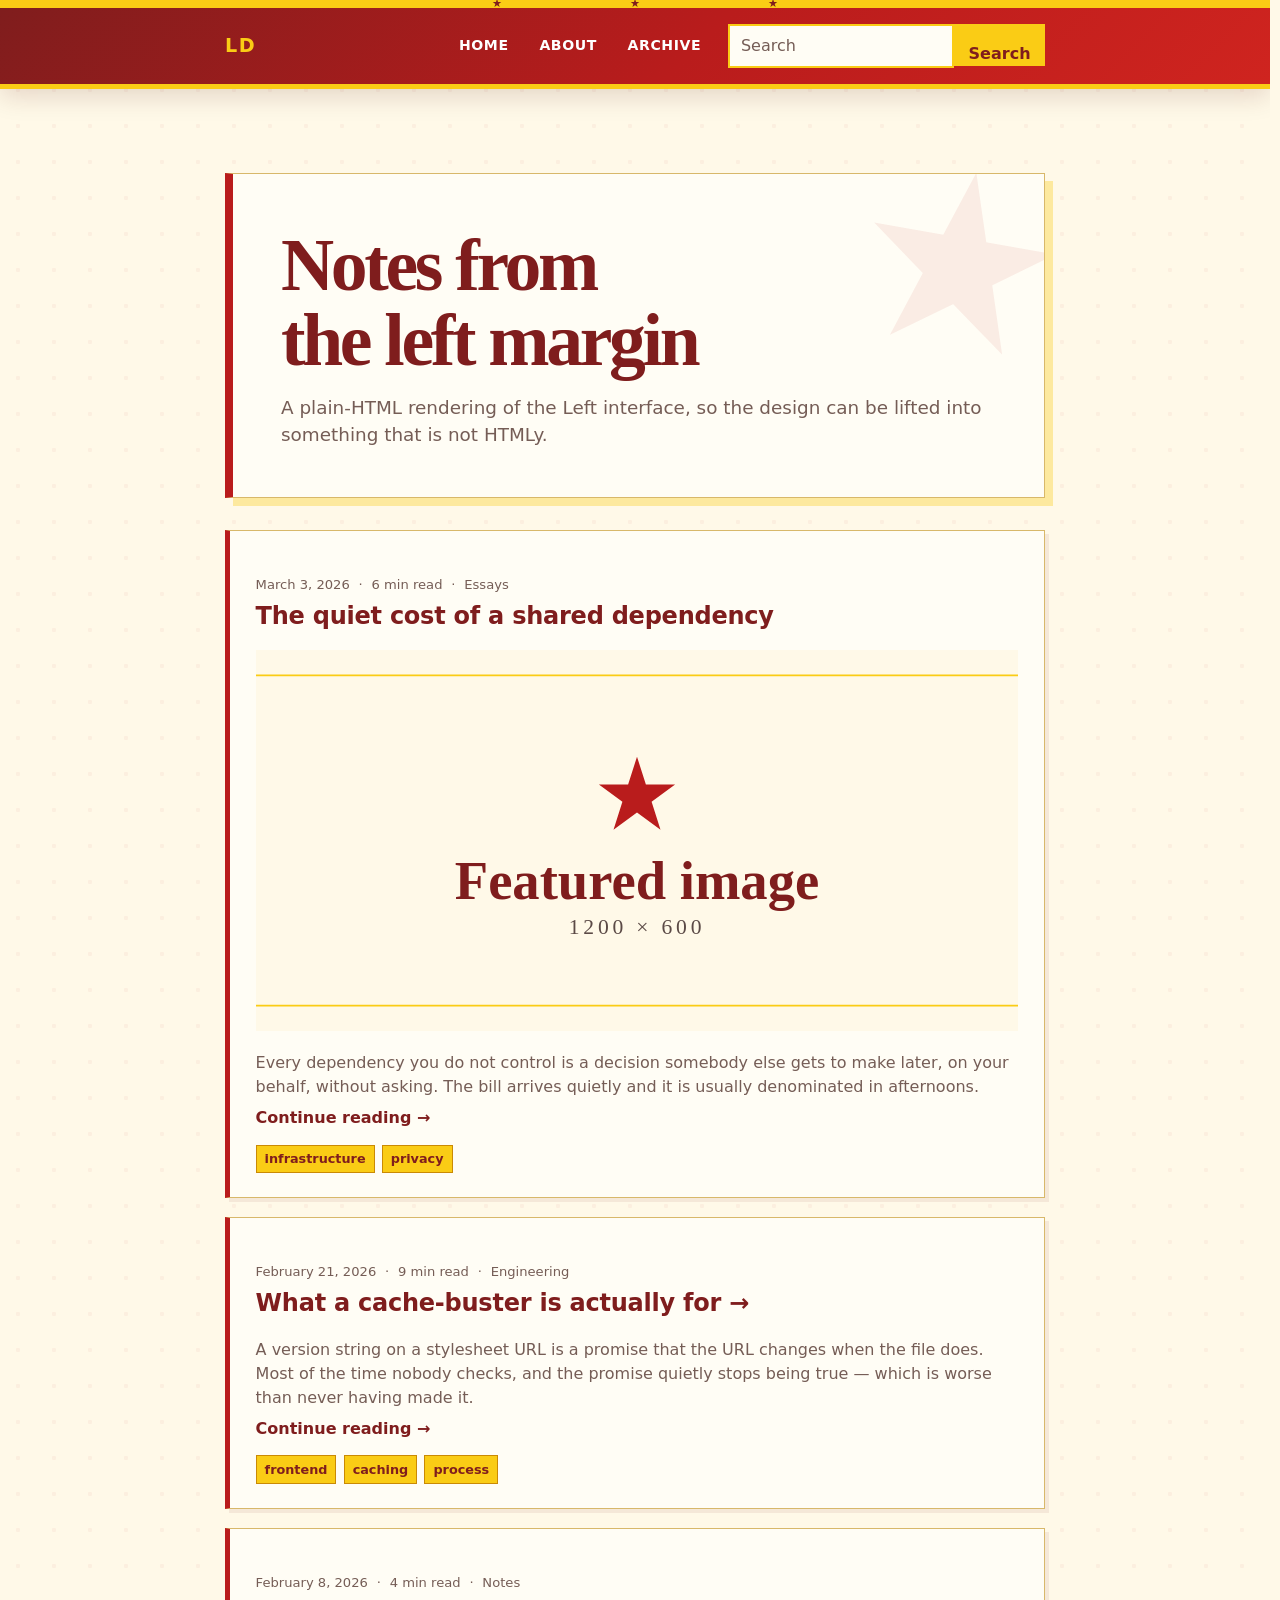
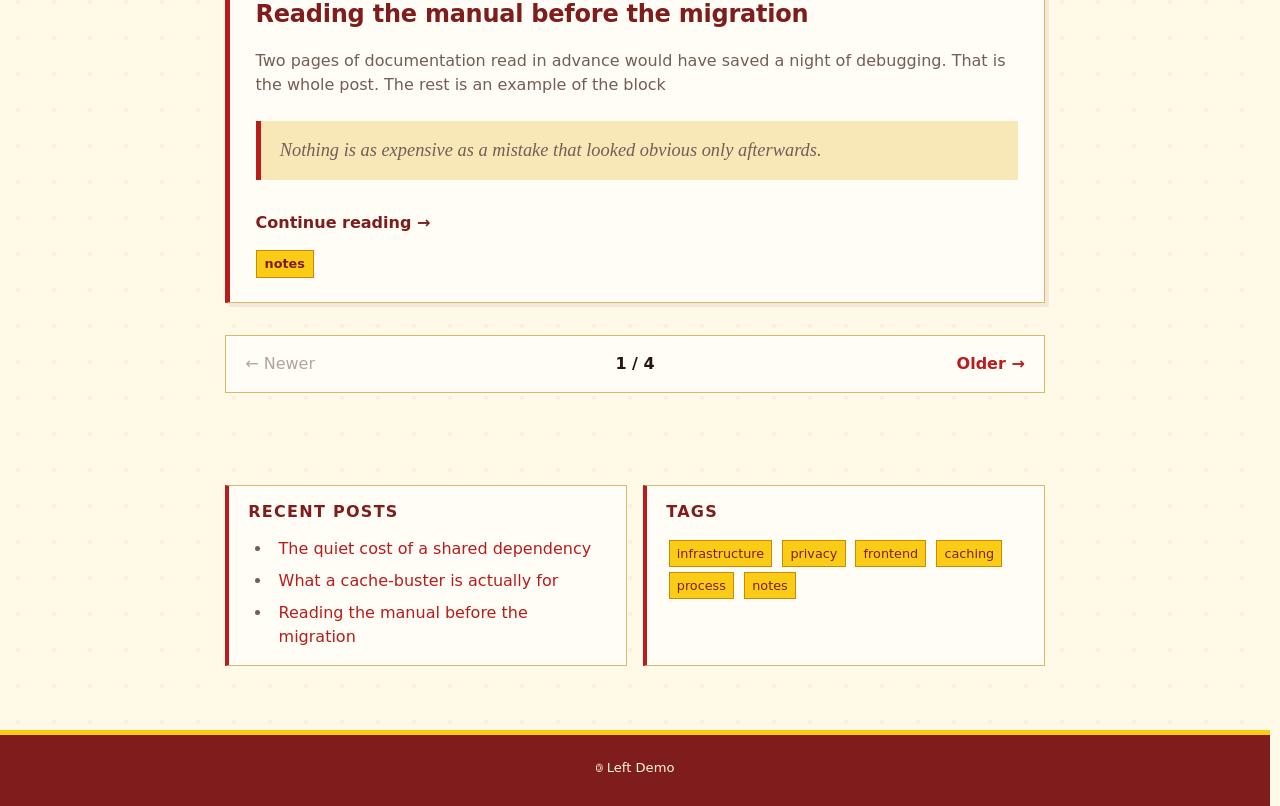
<file: index.html>
<!DOCTYPE html>
<html lang="en">
<head>
<meta charset="utf-8">
<meta name="viewport" content="width=device-width, initial-scale=1">
<meta name="theme-color" content="#b91c1c">
<title>Left Demo — Post index</title>

<!-- Marx, the classless CSS reset by Matthew Blode (MIT). -->
<link rel="stylesheet" href="assets/marx.min.css">
<!-- Left: the red-and-gold editorial skin. -->
<link rel="stylesheet" href="assets/left.css">
</head>
<body itemscope itemtype="https://schema.org/Blog">

<!-- ============================================================
     LEFT — POST INDEX
     Plain-HTML counterpart of the HTMLy theme's main.html.php.

     Structure, top to bottom:
       header     the banner, brand, nav and search (see note at the bottom)
       .left-hero page title + lead, only on the index
       .post-list one .left-post article per post
       .left-pagination
       .site-widgets    optional sidebar blocks
       footer

     Everything here is Left's own markup. The only things to change are the
     demo strings, which are marked CUSTOMISE.
     ============================================================ -->

<div class="visually-hidden" aria-hidden="true">
    <meta content="Left Demo" itemprop="name">
    <meta content="A plain HTML template for the Left UI." itemprop="description">
</div>

<header class="left-site-header">
    <div class="left-banner" aria-hidden="true"><span>&#9733;</span><span>&#9733;</span><span>&#9733;</span></div>
    <div class="left-nav left-width">
        <!-- CUSTOMISE: href to your home, and the monogram. Left's theme derives
             these initials from the first and last word of the site title. -->
        <a class="left-brand" rel="home" href="index.html" aria-label="Left Demo">
            <span class="left-brand-initials">LD</span>
        </a>
        <button class="left-menu-button" type="button" data-left-menu-button aria-expanded="false" aria-controls="left-navigation">Menu</button>
        <div class="site-navigation-wrap" id="left-navigation" data-left-navigation>
            <nav class="site-nav" aria-label="Primary navigation">
                <ul>
                    <li><a href="index.html">Home</a></li>
                    <li><a href="page.html">About</a></li>
                    <li><a href="#">Archive</a></li>
                </ul>
            </nav>
            <div class="site-search" role="search">
                <form role="search" method="get" action="#">
                    <input type="search" name="q" placeholder="Search" aria-label="Search">
                    <button type="submit">Search</button>
                </form>
            </div>
        </div>
    </div>
</header>

<main id="content" class="left-main left-width">

    <!-- Hero: the index headline. On a category or tag page, Left swaps this
         for .left-section-header with a .left-eyebrow above the heading. -->
    <section class="left-hero">
        <h1>Notes from the left margin</h1>
        <p class="left-lead">A plain-HTML rendering of the Left interface, so the design can be
            lifted into something that is not HTMLy.</p>
    </section>

    <section class="post-list" aria-label="Posts">

        <!-- ===================== POST 1 — with a featured image ===================== -->
        <article class="left-post" itemprop="blogPost" itemscope itemtype="https://schema.org/BlogPosting">
            <header class="post-header">
                <p class="left-meta">
                    <time itemprop="datePublished" datetime="2026-03-03">March 3, 2026</time>
                    <span aria-hidden="true">&middot;</span><span>6 min read</span>
                    <span aria-hidden="true">&middot;</span><span itemprop="articleSection">Essays</span>
                </p>
                <h2 itemprop="name"><a href="post.html">The quiet cost of a shared dependency</a></h2>
            </header>

            <figure class="featured-media">
                <a href="post.html"><img src="assets/placeholder.svg" alt="Placeholder featured image" loading="lazy"></a>
            </figure>

            <div class="post-teaser" itemprop="articleBody">
                <p>Every dependency you do not control is a decision somebody else gets to make
                    later, on your behalf, without asking. The bill arrives quietly and it is
                    usually denominated in afternoons.</p>
                <a class="read-more" href="post.html">Continue reading &rarr;</a>
            </div>

            <div class="left-tags">
                <a href="#">infrastructure</a>
                <a href="#">privacy</a>
            </div>
        </article>

        <!-- ===================== POST 2 — a link post ===================== -->
        <!-- A post with an external link gets the &rarr; after its title, on the
             title itself rather than beside it. See .left-post h2 a. -->
        <article class="left-post" itemprop="blogPost" itemscope itemtype="https://schema.org/BlogPosting">
            <header class="post-header">
                <p class="left-meta">
                    <time itemprop="datePublished" datetime="2026-02-21">February 21, 2026</time>
                    <span aria-hidden="true">&middot;</span><span>9 min read</span>
                    <span aria-hidden="true">&middot;</span><span itemprop="articleSection">Engineering</span>
                </p>
                <h2 itemprop="name"><a href="post.html">What a cache-buster is actually for &rarr;</a></h2>
            </header>

            <div class="post-teaser" itemprop="articleBody">
                <p>A version string on a stylesheet URL is a promise that the URL changes when the
                    file does. Most of the time nobody checks, and the promise quietly stops being
                    true — which is worse than never having made it.</p>
                <a class="read-more" href="post.html">Continue reading &rarr;</a>
            </div>

            <div class="left-tags">
                <a href="#">frontend</a>
                <a href="#">caching</a>
                <a href="#">process</a>
            </div>
        </article>

        <!-- ===================== POST 3 — no image ===================== -->
        <article class="left-post" itemprop="blogPost" itemscope itemtype="https://schema.org/BlogPosting">
            <header class="post-header">
                <p class="left-meta">
                    <time itemprop="datePublished" datetime="2026-02-08">February 8, 2026</time>
                    <span aria-hidden="true">&middot;</span><span>4 min read</span>
                    <span aria-hidden="true">&middot;</span><span itemprop="articleSection">Notes</span>
                </p>
                <h2 itemprop="name"><a href="post.html">Reading the manual before the migration</a></h2>
            </header>

            <div class="post-teaser" itemprop="articleBody">
                <p>Two pages of documentation read in advance would have saved a night of
                    debugging. That is the whole post. The rest is an example of the block</p>
                <blockquote class="featured-quote">Nothing is as expensive as a mistake that
                    looked obvious only afterwards.</blockquote>
                <a class="read-more" href="post.html">Continue reading &rarr;</a>
            </div>

            <div class="left-tags">
                <a href="#">notes</a>
            </div>
        </article>

    </section>

    <!-- Pagination. Left keeps the arrows as plain text when there is no page in
         that direction, which is why the first span has no <a> in it here. -->
    <nav class="left-pagination" aria-label="Pagination">
        <span>&larr; Newer</span>
        <strong>1 / 4</strong>
        <span><a rel="next" href="#">Older &rarr;</a></span>
    </nav>

</main>

<!-- Optional widget strip. In the HTMLy theme each block is behind a setting;
     a static page either keeps or deletes the ones it wants. -->
<aside class="site-widgets left-width" aria-label="Blog widgets">
    <section class="widget">
        <h2>Recent posts</h2>
        <ul>
            <li><a href="post.html">The quiet cost of a shared dependency</a></li>
            <li><a href="post.html">What a cache-buster is actually for</a></li>
            <li><a href="post.html">Reading the manual before the migration</a></li>
        </ul>
    </section>
    <section class="widget">
        <h2>Tags</h2>
        <div class="tag-cloud">
            <a href="#">infrastructure</a>
            <a href="#">privacy</a>
            <a href="#">frontend</a>
            <a href="#">caching</a>
            <a href="#">process</a>
            <a href="#">notes</a>
        </div>
    </section>
</aside>

<footer class="left-footer">
    <div class="left-width left-footer-inner">
        <div class="site-copyright">&#127279; Left Demo</div>
    </div>
</footer>

<script src="assets/left.js"></script>
</body>
</html>
</file>
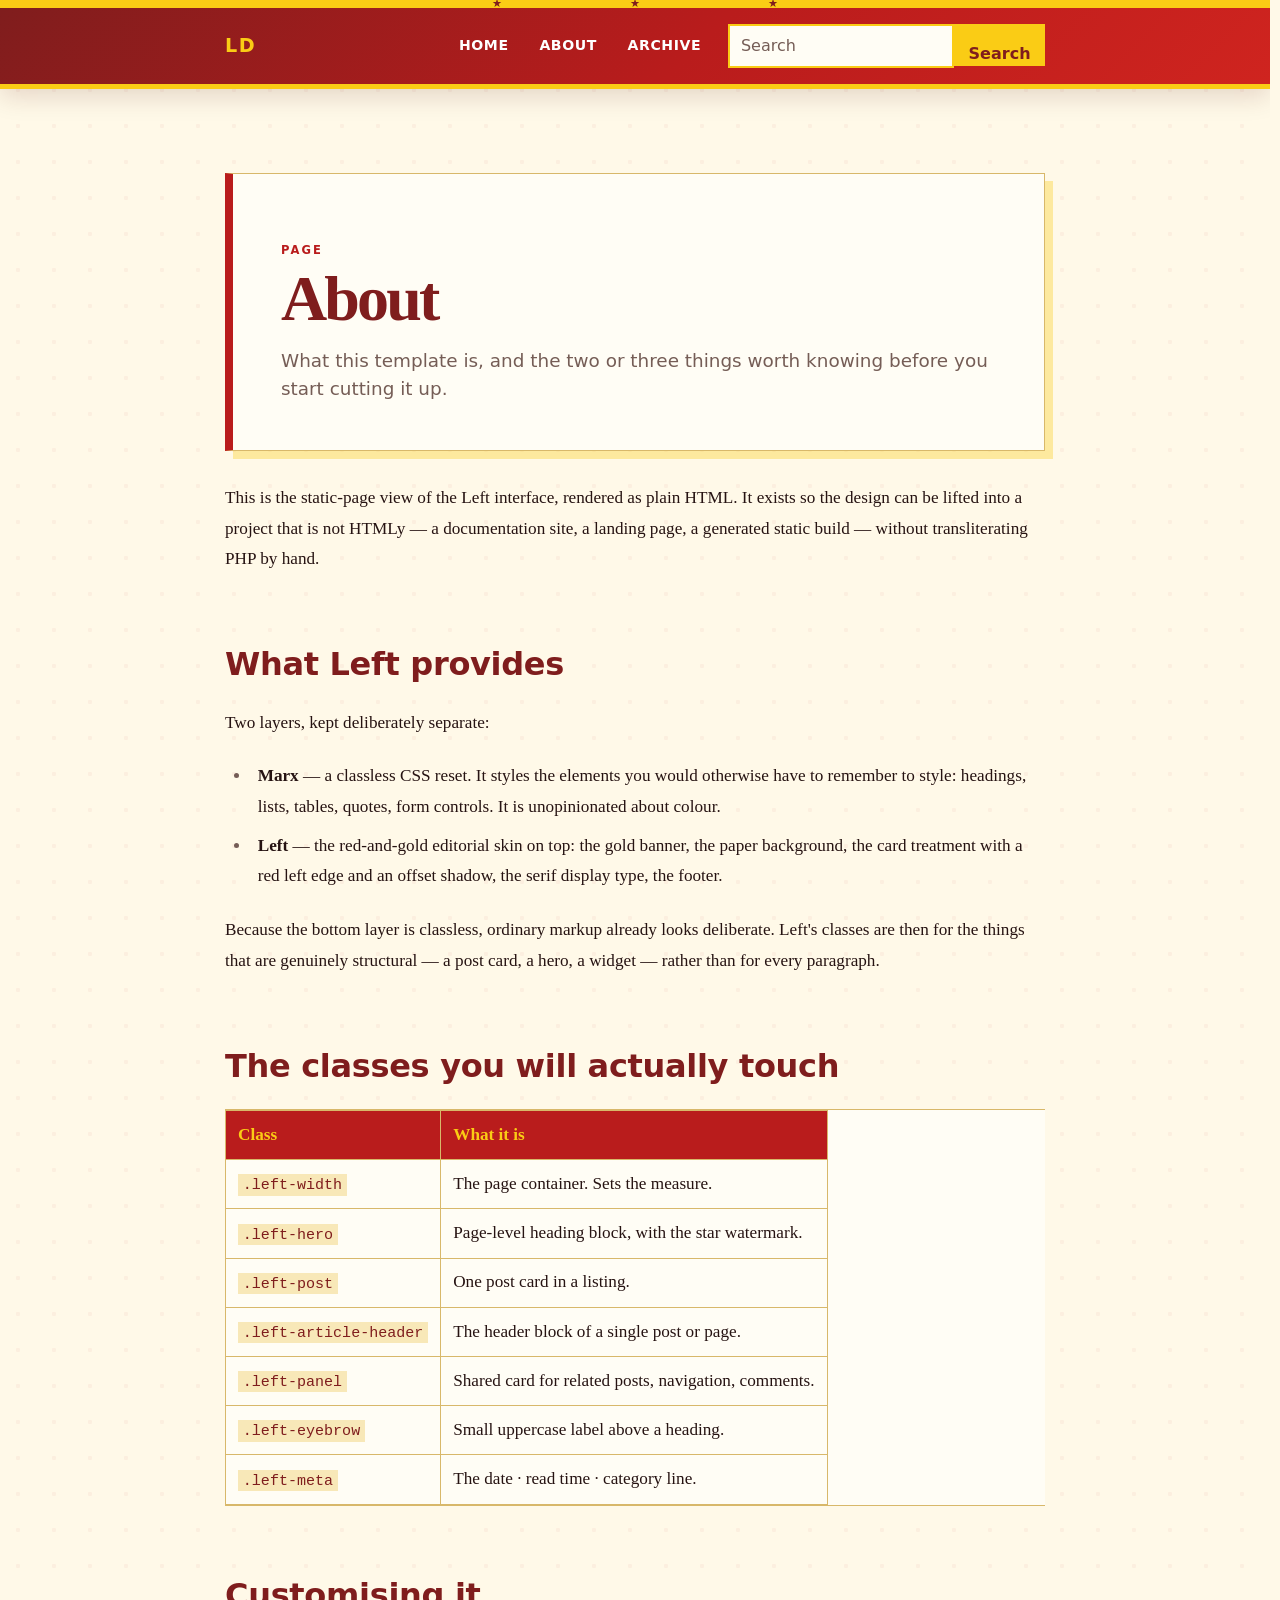
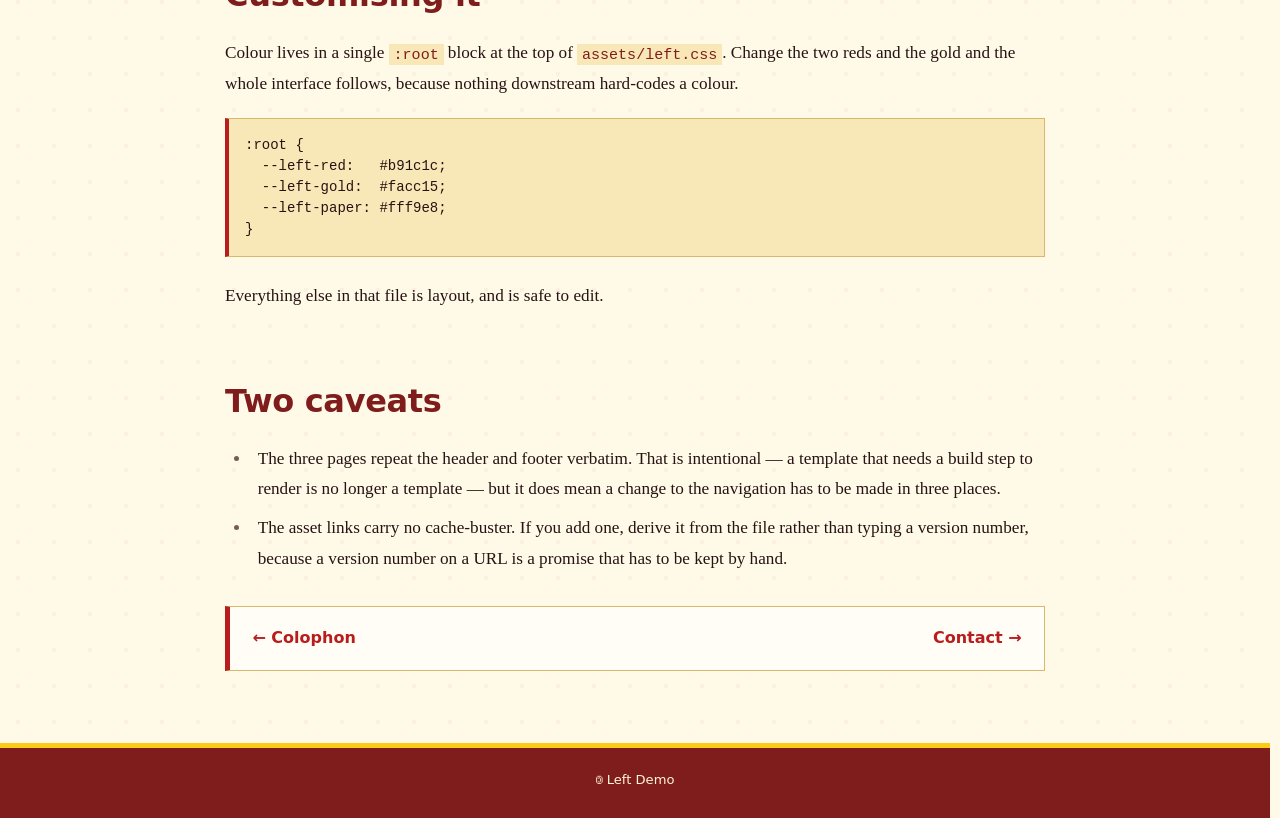
<file: page.html>
<!DOCTYPE html>
<html lang="en">
<head>
<meta charset="utf-8">
<meta name="viewport" content="width=device-width, initial-scale=1">
<meta name="theme-color" content="#b91c1c">
<title>About — Left Demo</title>

<link rel="stylesheet" href="assets/marx.min.css">
<link rel="stylesheet" href="assets/left.css">
</head>
<body itemscope itemtype="https://schema.org/Blog">

<!-- ============================================================
     LEFT — STATIC PAGE
     Plain-HTML counterpart of the HTMLy theme's static.html.php.

     The difference from post.html is the header, and it is deliberate:
     a page is not dated and has no author, so it carries a .left-eyebrow
     instead of a .left-meta line, and its own lead paragraph. It also has no
     tags, no featured image and no related-posts block — a page is somewhere
     you arrive at, not something you read in sequence.
     ============================================================ -->

<div class="visually-hidden" aria-hidden="true">
    <meta content="Left Demo" itemprop="name">
    <meta content="A plain HTML template for the Left UI." itemprop="description">
</div>

<header class="left-site-header">
    <div class="left-banner" aria-hidden="true"><span>&#9733;</span><span>&#9733;</span><span>&#9733;</span></div>
    <div class="left-nav left-width">
        <a class="left-brand" rel="home" href="index.html" aria-label="Left Demo">
            <span class="left-brand-initials">LD</span>
        </a>
        <button class="left-menu-button" type="button" data-left-menu-button aria-expanded="false" aria-controls="left-navigation">Menu</button>
        <div class="site-navigation-wrap" id="left-navigation" data-left-navigation>
            <nav class="site-nav" aria-label="Primary navigation">
                <ul>
                    <li><a href="index.html">Home</a></li>
                    <li><a href="page.html">About</a></li>
                    <li><a href="#">Archive</a></li>
                </ul>
            </nav>
            <div class="site-search" role="search">
                <form role="search" method="get" action="#">
                    <input type="search" name="q" placeholder="Search" aria-label="Search">
                    <button type="submit">Search</button>
                </form>
            </div>
        </div>
    </div>
</header>

<main id="content" class="left-main left-width">

    <article class="left-article static-page" itemscope itemtype="https://schema.org/WebPage">

        <header class="left-article-header">
            <p class="left-eyebrow">Page</p>
            <h1 itemprop="name">About</h1>
            <p class="left-lead">What this template is, and the two or three things worth
                knowing before you start cutting it up.</p>
        </header>

        <div class="post-body article-body" itemprop="mainContentOfPage">

            <p>This is the static-page view of the Left interface, rendered as plain HTML. It
                exists so the design can be lifted into a project that is not HTMLy — a
                documentation site, a landing page, a generated static build — without
                transliterating PHP by hand.</p>

            <h2>What Left provides</h2>

            <p>Two layers, kept deliberately separate:</p>

            <ul>
                <li><strong>Marx</strong> — a classless CSS reset. It styles the elements you would
                    otherwise have to remember to style: headings, lists, tables, quotes, form
                    controls. It is unopinionated about colour.</li>
                <li><strong>Left</strong> — the red-and-gold editorial skin on top: the gold banner,
                    the paper background, the card treatment with a red left edge and an offset
                    shadow, the serif display type, the footer.</li>
            </ul>

            <p>Because the bottom layer is classless, ordinary markup already looks deliberate.
                Left's classes are then for the things that are genuinely structural — a post
                card, a hero, a widget — rather than for every paragraph.</p>

            <h2>The classes you will actually touch</h2>

            <table>
                <thead>
                    <tr><th>Class</th><th>What it is</th></tr>
                </thead>
                <tbody>
                    <tr><td><code>.left-width</code></td><td>The page container. Sets the measure.</td></tr>
                    <tr><td><code>.left-hero</code></td><td>Page-level heading block, with the star watermark.</td></tr>
                    <tr><td><code>.left-post</code></td><td>One post card in a listing.</td></tr>
                    <tr><td><code>.left-article-header</code></td><td>The header block of a single post or page.</td></tr>
                    <tr><td><code>.left-panel</code></td><td>Shared card for related posts, navigation, comments.</td></tr>
                    <tr><td><code>.left-eyebrow</code></td><td>Small uppercase label above a heading.</td></tr>
                    <tr><td><code>.left-meta</code></td><td>The date · read time · category line.</td></tr>
                </tbody>
            </table>

            <h2>Customising it</h2>

            <p>Colour lives in a single <code>:root</code> block at the top of
                <code>assets/left.css</code>. Change the two reds and the gold and the whole
                interface follows, because nothing downstream hard-codes a colour.</p>

            <pre><code>:root {
  --left-red:   #b91c1c;
  --left-gold:  #facc15;
  --left-paper: #fff9e8;
}</code></pre>

            <p>Everything else in that file is layout, and is safe to edit.</p>

            <h2>Two caveats</h2>

            <ul>
                <li>The three pages repeat the header and footer verbatim. That is intentional —
                    a template that needs a build step to render is no longer a template — but it
                    does mean a change to the navigation has to be made in three places.</li>
                <li>The asset links carry no cache-buster. If you add one, derive it from the file
                    rather than typing a version number, because a version number on a URL is a
                    promise that has to be kept by hand.</li>
            </ul>

        </div>
    </article>

    <!-- Page navigation is optional; it only appears when the page has siblings. -->
    <nav class="post-navigation left-panel" aria-label="Page navigation">
        <div><a rel="next" href="#">&larr; Colophon</a></div>
        <div><a rel="prev" href="#">Contact &rarr;</a></div>
    </nav>

</main>

<footer class="left-footer">
    <div class="left-width left-footer-inner">
        <div class="site-copyright">&#127279; Left Demo</div>
    </div>
</footer>

<script src="assets/left.js"></script>
</body>
</html>
</file>
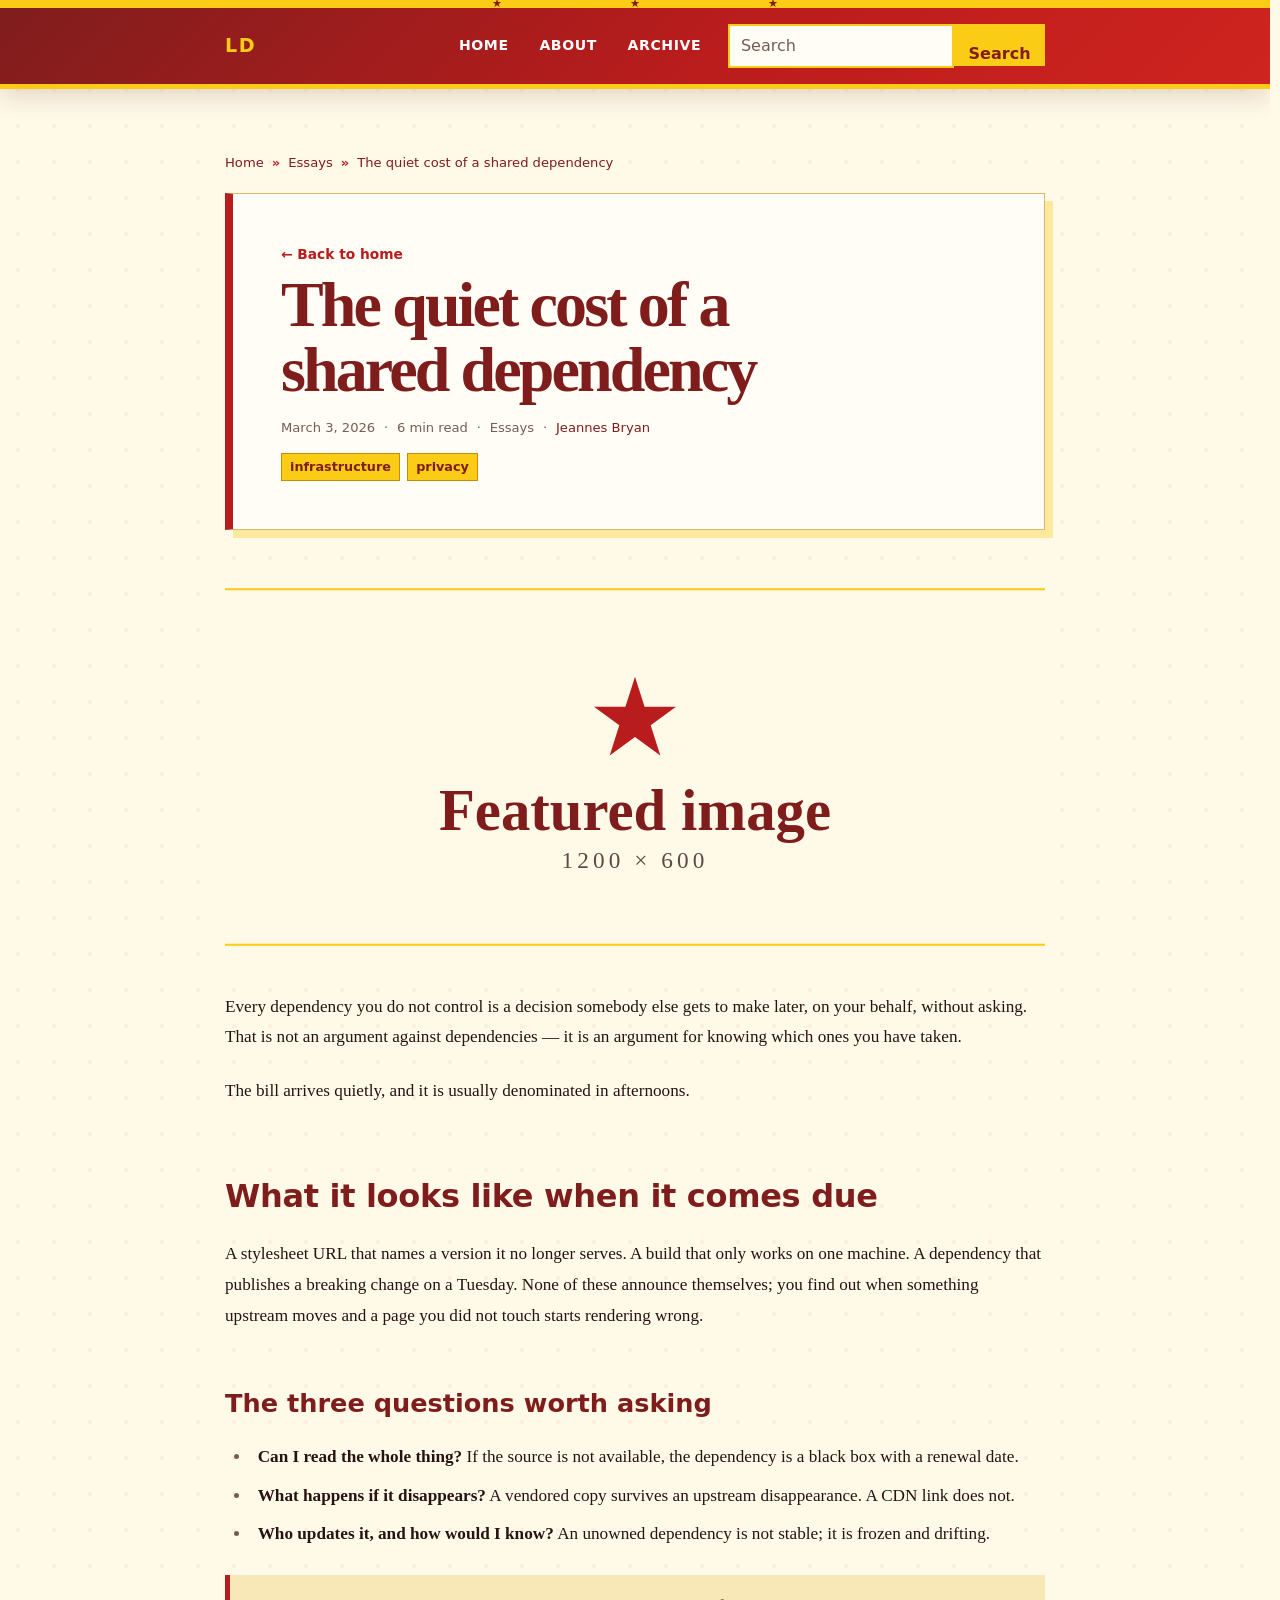
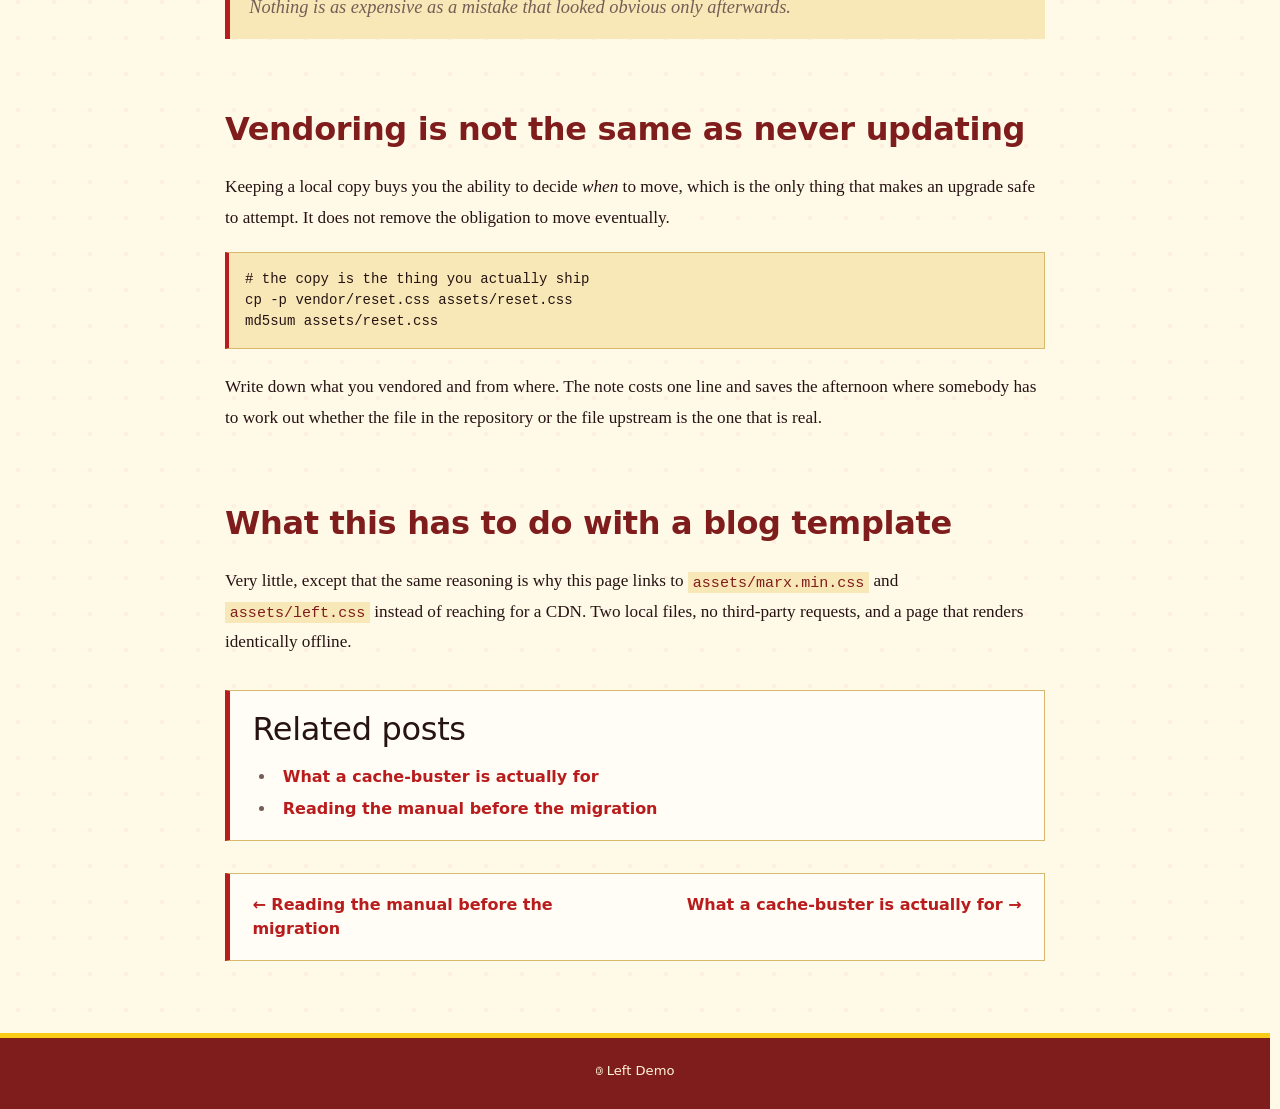
<file: post.html>
<!DOCTYPE html>
<html lang="en">
<head>
<meta charset="utf-8">
<meta name="viewport" content="width=device-width, initial-scale=1">
<meta name="theme-color" content="#b91c1c">
<title>The quiet cost of a shared dependency — Left Demo</title>

<link rel="stylesheet" href="assets/marx.min.css">
<link rel="stylesheet" href="assets/left.css">
</head>
<body itemscope itemtype="https://schema.org/Blog">

<!-- ============================================================
     LEFT — SINGLE POST
     Plain-HTML counterpart of the HTMLy theme's post.html.php.

     Differences from the index worth knowing about:
       .left-article-header   is the post's own header block: the back link,
                              the h1, the meta line and the tags all sit inside it
       .featured-media-single caps the image at 78vh so a tall one stays readable
       .post-body (alias .article-body) is where the post's own markup goes;
                              Left styles headings, lists and quotes through Marx
       .left-panel            is the shared card used by related posts, the
                              previous/next navigation and the comments block
     ============================================================ -->

<div class="visually-hidden" aria-hidden="true">
    <meta content="Left Demo" itemprop="name">
    <meta content="A plain HTML template for the Left UI." itemprop="description">
</div>

<header class="left-site-header">
    <div class="left-banner" aria-hidden="true"><span>&#9733;</span><span>&#9733;</span><span>&#9733;</span></div>
    <div class="left-nav left-width">
        <a class="left-brand" rel="home" href="index.html" aria-label="Left Demo">
            <span class="left-brand-initials">LD</span>
        </a>
        <button class="left-menu-button" type="button" data-left-menu-button aria-expanded="false" aria-controls="left-navigation">Menu</button>
        <div class="site-navigation-wrap" id="left-navigation" data-left-navigation>
            <nav class="site-nav" aria-label="Primary navigation">
                <ul>
                    <li><a href="index.html">Home</a></li>
                    <li><a href="page.html">About</a></li>
                    <li><a href="#">Archive</a></li>
                </ul>
            </nav>
            <div class="site-search" role="search">
                <form role="search" method="get" action="#">
                    <input type="search" name="q" placeholder="Search" aria-label="Search">
                    <button type="submit">Search</button>
                </form>
            </div>
        </div>
    </div>
</header>

<main id="content" class="left-main left-width">

    <!-- Breadcrumb. The category step is optional: drop the whole
         .breadcrumb-step span when the post has no category. -->
    <nav class="breadcrumb breadcrumb-post" aria-label="Breadcrumb">
        <a class="breadcrumb-home" href="index.html">Home</a>
        <span class="breadcrumb-step">
            <span class="breadcrumb-separator" aria-hidden="true">&raquo;</span>
            <span class="breadcrumb-category">Essays</span>
        </span>
        <span class="breadcrumb-step breadcrumb-current-step">
            <span class="breadcrumb-separator" aria-hidden="true">&raquo;</span>
            <span class="breadcrumb-current" aria-current="page">The quiet cost of a shared dependency</span>
        </span>
    </nav>

    <article class="left-article" itemprop="blogPost" itemscope itemtype="https://schema.org/BlogPosting">

        <header class="left-article-header">
            <a class="left-back" href="index.html">&larr; Back to home</a>
            <h1 itemprop="name">The quiet cost of a shared dependency</h1>
            <p class="left-meta">
                <time itemprop="datePublished" datetime="2026-03-03">March 3, 2026</time>
                <span aria-hidden="true">&middot;</span><span>6 min read</span>
                <span aria-hidden="true">&middot;</span><span itemprop="articleSection">Essays</span>
                <span aria-hidden="true">&middot;</span><span itemprop="author"><a href="#">Jeannes Bryan</a></span>
            </p>
            <div class="left-tags">
                <a href="#">infrastructure</a>
                <a href="#">privacy</a>
            </div>
        </header>

        <figure class="featured-media featured-media-single">
            <img src="assets/placeholder.svg" alt="Placeholder featured image">
        </figure>

        <div class="post-body article-body" itemprop="articleBody">

            <p>Every dependency you do not control is a decision somebody else gets to make later,
                on your behalf, without asking. That is not an argument against dependencies — it
                is an argument for knowing which ones you have taken.</p>

            <p>The bill arrives quietly, and it is usually denominated in afternoons.</p>

            <h2>What it looks like when it comes due</h2>

            <p>A stylesheet URL that names a version it no longer serves. A build that only works
                on one machine. A dependency that publishes a breaking change on a Tuesday. None
                of these announce themselves; you find out when something upstream moves and a
                page you did not touch starts rendering wrong.</p>

            <h3>The three questions worth asking</h3>

            <ul>
                <li><strong>Can I read the whole thing?</strong> If the source is not available, the
                    dependency is a black box with a renewal date.</li>
                <li><strong>What happens if it disappears?</strong> A vendored copy survives an
                    upstream disappearance. A CDN link does not.</li>
                <li><strong>Who updates it, and how would I know?</strong> An unowned dependency
                    is not stable; it is frozen and drifting.</li>
            </ul>

            <blockquote class="featured-quote">
                Nothing is as expensive as a mistake that looked obvious only afterwards.
            </blockquote>

            <h2>Vendoring is not the same as never updating</h2>

            <p>Keeping a local copy buys you the ability to decide <em>when</em> to move, which is
                the only thing that makes an upgrade safe to attempt. It does not remove the
                obligation to move eventually.</p>

            <pre><code># the copy is the thing you actually ship
cp -p vendor/reset.css assets/reset.css
md5sum assets/reset.css</code></pre>

            <p>Write down what you vendored and from where. The note costs one line and saves the
                afternoon where somebody has to work out whether the file in the repository or
                the file upstream is the one that is real.</p>

            <h2>What this has to do with a blog template</h2>

            <p>Very little, except that the same reasoning is why this page links to
                <code>assets/marx.min.css</code> and <code>assets/left.css</code> instead of
                reaching for a CDN. Two local files, no third-party requests, and a page that
                renders identically offline.</p>

        </div>
    </article>

    <!-- Related posts. In the HTMLy theme this is rendered from a field on the
         post; in a static page it is just a list. -->
    <section class="related-posts left-panel">
        <h2>Related posts</h2>
        <ul>
            <li><a href="post.html">What a cache-buster is actually for</a></li>
            <li><a href="post.html">Reading the manual before the migration</a></li>
        </ul>
    </section>

    <!-- Previous / next. Left puts them in opposite columns, so the arrows point
         outward: &larr; on the left item, &rarr; on the right one. -->
    <nav class="post-navigation left-panel" aria-label="Post navigation">
        <div><a rel="next" href="#">&larr; Reading the manual before the migration</a></div>
        <div><a rel="prev" href="#">What a cache-buster is actually for &rarr;</a></div>
    </nav>

</main>

<footer class="left-footer">
    <div class="left-width left-footer-inner">
        <div class="site-copyright">&#127279; Left Demo</div>
    </div>
</footer>

<script src="assets/left.js"></script>
</body>
</html>
</file>
<file: assets/left.css>
/* HTMLy Left Theme 1.1.3
 * Red-and-gold editorial interface for HTMLy.
 * Theme repository: https://github.com/jeannesbryan/left
 */

:root {
	--left-red: #b91c1c;
	--left-red-deep: #7f1d1d;
	--left-red-soft: #dc2626;
	--left-gold: #facc15;
	--left-gold-deep: #ca8a04;
	--left-paper: #fff9e8;
	--left-surface: #fffdf5;
	--left-soft: #f8e8b8;
	--left-text: #261312;
	--left-muted: #755d56;
	--left-border: #d8b86a;
	--left-shadow: rgba(76, 5, 5, .14);
	--left-blue: #1d4ed8;
	--left-blue-hover: #1e40af;
	--left-width: 820px;

	/* Marx 5.3 compatibility layer. Marx v5 replaced the old unprefixed
	 * variables with --marx-* design tokens and follows the OS color scheme
	 * by default. Left intentionally keeps its original light red-and-gold UI. */
	color-scheme: light;
	--marx-leading: 1.5;
	--marx-flow: 1.25rem;
	--marx-measure: var(--left-width);
	--marx-radius: 0;
	--marx-font-body: ui-sans-serif, system-ui, -apple-system, "Segoe UI", sans-serif;
	--marx-bg: var(--left-paper);
	--marx-text: var(--left-text);
	--marx-muted: var(--left-muted);
	--marx-disabled: rgba(117, 93, 86, .55);
	--marx-border: var(--left-border);
	--marx-surface: var(--left-soft);
	--marx-primary: var(--left-red);
	--marx-primary-strong: var(--left-red-deep);
	--marx-on-primary: #fff4d6;
	--marx-link: var(--left-red-deep);
	--marx-link-hover: var(--left-red);
	--marx-ring: var(--left-gold-deep);
	--marx-danger: var(--left-red-soft);
	--marx-success: #3f7d3a;
	--marx-warning: var(--left-gold-deep);
	--marx-mark: rgba(250, 204, 21, .45);
}

html {
	scroll-behavior: smooth;
	scrollbar-color: var(--left-gold) var(--left-red-deep);
	scrollbar-width: thin;
}

/* Yellow scrollbar matching the Left red-and-gold palette. */
::-webkit-scrollbar {
	width: 12px;
	height: 12px;
}

::-webkit-scrollbar-track {
	background: var(--left-red-deep);
}

::-webkit-scrollbar-thumb {
	background: var(--left-gold);
	border: 2px solid var(--left-red-deep);
}

::-webkit-scrollbar-thumb:hover {
	background: #ffe269;
}

::-webkit-scrollbar-corner {
	background: var(--left-red-deep);
}

body {
	background:
		radial-gradient(circle at 18px 18px, rgba(185, 28, 28, .045) 0 2px, transparent 2.5px) 0 0 / 36px 36px,
		var(--left-paper);
	color: var(--left-text);
	font-family: ui-sans-serif, system-ui, -apple-system, "Segoe UI", sans-serif;
	min-height: 100vh;
}

body a {
	transition: color .15s ease, background-color .15s ease, border-color .15s ease, transform .15s ease;
}

a {
	color: var(--left-red-deep);
	text-decoration: none;
}

a:hover,
a:focus {
	color: var(--left-red);
	text-decoration: none;
}

.left-width {
	margin-inline: auto;
	max-width: var(--left-width);
	width: calc(100% - 2rem);
}

.visually-hidden {
	border: 0;
	clip: rect(0 0 0 0);
	height: 1px;
	margin: -1px;
	overflow: hidden;
	padding: 0;
	position: absolute;
	white-space: nowrap;
	width: 1px;
}

.left-site-header {
	background: linear-gradient(135deg, var(--left-red-deep), var(--left-red) 55%, #cf241f);
	border-bottom: 5px solid var(--left-gold);
	box-shadow: 0 8px 24px var(--left-shadow);
	color: #fff;
	margin: 0;
}

.left-banner {
	align-items: center;
	background: var(--left-gold);
	color: var(--left-red-deep);
	display: flex;
	font-size: .7rem;
	gap: clamp(2rem, 12vw, 8rem);
	height: 8px;
	justify-content: center;
	line-height: 1;
	overflow: hidden;
}

.left-nav {
	align-items: center;
	display: flex;
	gap: 1.25rem;
	min-height: 76px;
	padding-block: .65rem;
}

.left-brand {
	align-items: center;
	color: var(--left-gold);
	display: flex;
	font-size: 1.15rem;
	font-weight: 850;
	gap: .7rem;
	letter-spacing: .02em;
	text-decoration: none;
	text-transform: uppercase;
}

.left-brand:hover,
.left-brand:focus {
	color: #fff;
	text-decoration: none;
}

.left-brand-initials {
	color: inherit;
	font-size: 1.2rem;
	font-weight: 900;
	letter-spacing: .08em;
	line-height: 1;
}

.site-navigation-wrap {
	align-items: center;
	display: flex;
	flex: 1;
	gap: 1rem;
	justify-content: flex-end;
	min-width: 0;
}

.site-nav,
.site-nav ul {
	margin: 0;
}

.site-nav ul {
	display: flex;
	flex-wrap: wrap;
	gap: .2rem;
	list-style: none;
	padding: 0;
}

.site-nav li { margin: 0; }

.site-nav a {
	border: 1px solid transparent;
	color: #fff;
	display: inline-block;
	font-size: .88rem;
	font-weight: 700;
	letter-spacing: .04em;
	padding: .45rem .6rem;
	text-decoration: none;
	text-transform: uppercase;
}

.site-nav a:hover,
.site-nav a:focus {
	background: var(--left-gold);
	border-color: var(--left-gold);
	color: var(--left-red-deep);
	text-decoration: none;
}

.site-search {
	min-width: 220px;
}

.site-search form,
.left-search-page form {
	display: flex;
	margin: 0;
}

.site-search input[type="search"],
.site-search input[type="text"],
.left-search-page input[type="search"],
.left-search-page input[type="text"] {
	background: #fffdf5;
	border: 2px solid var(--left-gold);
	border-radius: 0;
	color: #261312;
	flex: 1;
	margin: 0;
	min-width: 0;
	padding: .52rem .7rem;
}

.site-search input[type="submit"],
.site-search button,
.left-search-page input[type="submit"],
.left-search-page button,
.left-button {
	background: var(--left-gold);
	border: 2px solid var(--left-gold);
	border-radius: 0;
	color: var(--left-red-deep);
	font-weight: 800;
	margin: 0;
	padding: .52rem .78rem;
	text-decoration: none;
}

.site-search input[type="submit"]:hover,
.site-search button:hover,
.left-search-page input[type="submit"]:hover,
.left-search-page button:hover,
.left-button:hover {
	background: #ffe269;
	border-color: #ffe269;
	color: var(--left-red-deep);
	text-decoration: none;
}

.left-menu-button {
	background: transparent;
	border: 2px solid var(--left-gold);
	border-radius: 0;
	color: var(--left-gold);
	display: none;
	font-weight: 800;
	margin-left: auto;
	padding: .45rem .72rem;
	text-transform: uppercase;
}

.left-main {
	display: block;
	padding: 4rem 0 4.5rem;
}

.breadcrumb {
	align-items: baseline;
	color: var(--left-red-deep);
	display: flex;
	flex-wrap: wrap;
	font-size: .82rem;
	gap: .35rem .5rem;
	line-height: 1.55;
	margin: 0 0 1.2rem;
	min-width: 0;
}

.breadcrumb a,
.breadcrumb-current {
	color: var(--left-red-deep);
	text-decoration: none;
}

.breadcrumb a:hover,
.breadcrumb a:focus {
	color: var(--left-red);
	text-decoration: none;
}

.breadcrumb-step {
	align-items: baseline;
	display: inline-flex;
	gap: .5rem;
	min-width: 0;
}

.breadcrumb-current-step {
	flex: 1 1 18rem;
}

.breadcrumb-current {
	min-width: 0;
	overflow-wrap: anywhere;
}

.breadcrumb-separator {
	color: var(--left-red);
	flex: 0 0 auto;
	font-weight: 700;
}

.breadcrumb-category {
	display: inline-flex;
	min-width: 0;
}

.breadcrumb ul,
.breadcrumb ol {
	display: flex;
	flex-wrap: wrap;
	gap: .3rem .55rem;
	list-style: none;
	margin: 0;
	padding: 0;
}

.left-hero,
.left-section-header,
.left-article-header {
	background: var(--left-surface);
	border: 1px solid var(--left-border);
	border-left: 8px solid var(--left-red);
	box-shadow: 8px 8px 0 rgba(250, 204, 21, .35);
	margin-bottom: 2rem;
	padding: clamp(1.4rem, 4vw, 3rem);
}

.left-hero {
	overflow: hidden;
	position: relative;
}

.left-hero::after {
	color: rgba(185, 28, 28, .075);
	content: "★";
	font-size: clamp(8rem, 22vw, 15rem);
	line-height: 1;
	position: absolute;
	right: -1.5rem;
	top: -2rem;
	transform: rotate(10deg);
}

.left-hero > * {
	position: relative;
	z-index: 1;
}

.left-hero h1,
.left-section-header h1,
.left-article-header h1,
.left-not-found h1 {
	color: var(--left-red-deep);
	font-family: Georgia, "Times New Roman", serif;
	font-size: clamp(2.25rem, 7vw, 4.6rem);
	font-weight: 800;
	letter-spacing: -.045em;
	line-height: 1.02;
	margin: .35rem 0 1rem;
}

.left-article-header h1 { font-size: clamp(2.1rem, 6vw, 4rem); }

.left-lead,
.left-hero > p:last-child {
	color: var(--left-muted);
	font-size: 1.15rem;
	max-width: 47rem;
}

.left-eyebrow {
	color: var(--left-red);
	font-size: .72rem;
	font-weight: 900;
	letter-spacing: .18em;
	margin-bottom: .4rem;
	text-transform: uppercase;
}

.post-list { margin: 0; }

.left-post {
	background: var(--left-surface);
	border: 1px solid var(--left-border);
	border-left: 5px solid var(--left-red);
	box-shadow: 4px 4px 0 rgba(127, 29, 29, .08);
	margin: 0 0 1.2rem;
	padding: 1.5rem 1.6rem;
	transition: transform .15s ease, box-shadow .15s ease;
}

.left-post:hover {
	box-shadow: 7px 7px 0 rgba(250, 204, 21, .28);
	transform: translate(-2px, -2px);
}

.left-post h2 {
	font-size: 1.5rem;
	line-height: 1.2;
	margin: .45rem 0 .6rem;
}

.left-post h2 a {
	color: var(--left-red-deep);
	font-weight: 800;
	text-decoration: none;
}

.left-post h2 a:hover {
	color: var(--left-red);
	text-decoration: none;
}

.left-post-compact { padding-block: 1.1rem; }

.left-meta {
	align-items: center;
	color: var(--left-muted);
	display: flex;
	flex-wrap: wrap;
	font-size: .82rem;
	gap: .55rem;
	margin: 0;
}

.left-meta a {
	color: var(--left-red-deep);
	text-decoration: none;
}

.left-meta a:hover,
.left-meta a:focus {
	color: var(--left-red);
	text-decoration: none;
}

.post-teaser {
	color: var(--left-muted);
	margin-top: .55rem;
}

.post-teaser > :last-child,
.article-body > :last-child { margin-bottom: 0; }

.read-more {
	color: var(--left-red-deep);
	display: inline-block;
	font-weight: 800;
	margin-top: .45rem;
	text-decoration: none;
}

.read-more:hover,
.read-more:focus {
	color: var(--left-red);
	text-decoration: none;
}

.left-tags,
.post-taxonomy {
	display: flex;
	flex-wrap: wrap;
	gap: .45rem;
	margin-top: .9rem;
}

.left-tags a,
.post-taxonomy a {
	background: var(--left-gold);
	border: 1px solid var(--left-gold-deep);
	color: var(--left-red-deep);
	font-size: .8rem;
	font-weight: 750;
	padding: .22rem .5rem;
	text-decoration: none;
}

.left-tags a:hover,
.post-taxonomy a:hover {
	background: var(--left-red);
	border-color: var(--left-red);
	color: var(--left-gold);
	text-decoration: none;
}

.featured-media { margin: 1.2rem 0; }
.featured-media img { display: block; height: auto; margin: 0 auto; max-width: 100%; }
.featured-media-single img { max-height: 78vh; object-fit: contain; }

.responsive-media {
	background: var(--left-soft);
	border: 1px solid var(--left-border);
	margin: 1.25rem 0;
	overflow: hidden;
	padding-top: 56.25%;
	position: relative;
	width: 100%;
}

.responsive-media iframe {
	height: 100%;
	inset: 0;
	position: absolute;
	width: 100%;
}

.responsive-media-audio { padding-top: min(56.25%, 315px); }

.featured-quote {
	background: var(--left-soft);
	border-left: 5px solid var(--left-red);
	color: var(--left-muted);
	font-size: 1.15rem;
	margin: 1.5rem 0;
	padding: 1rem 1.2rem;
}

.left-back {
	color: var(--left-red);
	font-size: .86rem;
	font-weight: 800;
	text-decoration: none;
}

.article-body {
	font-family: Georgia, Cambria, "Times New Roman", serif;
	font-size: 1.075rem;
	line-height: 1.78;
}

.article-body > * + * { margin-top: 1.35em; }

.article-body h2,
.article-body h3,
.article-body h4 {
	color: var(--left-red-deep);
	font-family: ui-sans-serif, system-ui, -apple-system, "Segoe UI", sans-serif;
	font-weight: 850;
	line-height: 1.22;
	margin-top: 2.2em;
}

.article-body a { color: var(--left-red-deep); text-decoration: none; }
.article-body a:hover,
.article-body a:focus { color: var(--left-red); text-decoration: none; }

.article-body blockquote {
	background: var(--left-soft);
	border-left: 5px solid var(--left-red);
	color: var(--left-muted);
	font-style: italic;
	margin-left: 0;
	padding: 1rem 1.2rem;
}

.article-body pre {
	background: var(--left-soft);
	border: 1px solid var(--left-border);
	border-left: 4px solid var(--left-red);
	max-width: 100%;
	overflow: auto;
	padding: 1rem;
	white-space: pre;
}

.article-body code:not(pre code) {
	background: var(--left-soft);
	color: var(--left-red-deep);
	padding: .1rem .3rem;
}

.article-body img {
	display: block;
	height: auto;
	margin: 2rem auto;
	max-height: min(80vh, 900px);
	max-width: 100%;
	object-fit: contain;
}

.article-body table {
	background: var(--left-surface);
	border-collapse: collapse;
	display: block;
	max-width: 100%;
	overflow-x: auto;
	width: 100%;
}

.article-body th { background: var(--left-red); color: var(--left-gold); }
.article-body th,
.article-body td { border: 1px solid var(--left-border); padding: .55rem .75rem; }
.article-body mark { background: var(--left-gold); color: var(--left-red-deep); }

.left-panel,
.comments {
	background: var(--left-surface);
	border: 1px solid var(--left-border);
	border-left: 5px solid var(--left-red);
	margin-top: 2rem;
	padding: 1.2rem 1.4rem;
}

.left-panel h2 { margin-top: 0; }

.related-posts ul { margin-bottom: 0; }
.related-posts a { color: var(--left-red); font-weight: 750; }

.post-navigation {
	display: grid;
	gap: 1rem;
	grid-template-columns: 1fr 1fr;
}

.post-navigation > div:last-child { text-align: right; }
.post-navigation a { color: var(--left-red); font-weight: 800; text-decoration: none; }

.left-pagination {
	align-items: center;
	background: var(--left-surface);
	border: 1px solid var(--left-border);
	display: grid;
	gap: 1rem;
	grid-template-columns: 1fr auto 1fr;
	margin-top: 2rem;
	padding: 1rem 1.2rem;
}

.left-pagination span:last-child { text-align: right; }
.left-pagination a { color: var(--left-red); font-weight: 800; text-decoration: none; }
.left-pagination span:not(:has(a)) { color: var(--left-muted); opacity: .55; }

.section-title {
	color: var(--left-red-deep);
	font-size: 1rem;
	font-weight: 900;
	letter-spacing: .12em;
	text-transform: uppercase;
}

.left-notice {
	background: var(--left-soft);
	border: 1px solid var(--left-border);
	border-left: 5px solid var(--left-gold-deep);
	padding: 1rem;
}

.left-not-found {
	padding-block: 3rem;
	text-align: center;
}

.left-not-found .left-lead { margin-inline: auto; }

.left-404 {
	color: var(--left-red);
	font-size: clamp(5rem, 16vw, 9rem);
	font-weight: 900;
	letter-spacing: -.08em;
	line-height: .8;
	margin: 0;
	text-shadow: 6px 6px 0 var(--left-gold);
}

.left-search-page { margin: 1.5rem auto 0; max-width: 620px; }

.site-widgets {
	display: grid;
	gap: 1rem;
	grid-template-columns: repeat(2, minmax(0, 1fr));
	padding-bottom: 4rem;
}

.widget {
	background: var(--left-surface);
	border: 1px solid var(--left-border);
	border-left: 4px solid var(--left-red);
	margin: 0;
	padding: 1rem 1.2rem;
}

.widget h2 {
	color: var(--left-red-deep);
	font-size: 1rem;
	font-weight: 900;
	letter-spacing: .08em;
	margin: 0 0 .8rem;
	text-transform: uppercase;
}

.widget ul { margin-bottom: 0; }
.widget a { color: var(--left-red); }

.tag-cloud a {
	background: var(--left-gold);
	border: 1px solid var(--left-gold-deep);
	color: var(--left-red-deep);
	display: inline-block;
	font-size: .8rem !important;
	margin: .15rem;
	padding: .2rem .45rem;
	text-decoration: none;
}

.left-footer {
	background: var(--left-red-deep);
	border-top: 5px solid var(--left-gold);
	color: #fff4d6;
	font-size: .82rem;
	margin: 0;
	padding: 1.4rem 0 1.8rem;
}

.left-footer-inner {
	align-items: center;
	display: flex;
	flex-direction: column;
	gap: .55rem;
	justify-content: center;
	text-align: center;
}

.left-footer p { margin-bottom: 0; }
.left-footer a { color: var(--left-gold); text-decoration: none; }
.left-footer a:hover { color: #fff; text-decoration: none; }
.site-social { display: flex; justify-content: center; margin: 0; width: 100%; }
.site-social ul { display: flex; flex-wrap: wrap; gap: .75rem; justify-content: center; list-style: none; margin: 0; padding: 0; }
.site-copyright { text-align: center; }
.site-copyright .htmly-footer-link,
.site-copyright .htmly-footer-link:visited,
.site-copyright .htmly-footer-link:hover,
.site-copyright .htmly-footer-link:focus { color: #fff4d6; text-decoration: none; }

@media (max-width: 800px) {
	.left-main { padding-top: 2.5rem; }
	.left-nav { align-items: center; flex-wrap: wrap; padding-block: .8rem; }
	.left-brand { box-sizing: border-box; height: 52px; padding: .45rem 0; }
	.left-brand-initials { font-size: 1.75rem; line-height: 1; }
	.left-js .left-menu-button { align-items: center; box-sizing: border-box; display: inline-flex; height: 52px; justify-content: center; min-height: 52px; }
	.site-navigation-wrap { align-items: stretch; border-top: 1px solid rgba(250, 204, 21, .45); flex-basis: 100%; flex-direction: column; padding-top: .8rem; }
	.left-js .site-navigation-wrap { display: none; }
	.left-js .site-navigation-wrap.is-open { display: flex; }
	.site-nav ul { flex-direction: column; }
	.site-nav a { padding: .55rem 0; width: 100%; }
	.site-search { min-width: 0; width: 100%; }
	.left-hero,
	.left-section-header,
	.left-article-header { box-shadow: 5px 5px 0 rgba(250, 204, 21, .3); padding: 1.4rem; }
	.article-body { font-size: 1rem; }
	.site-widgets { grid-template-columns: 1fr; }
}

@media (max-width: 480px) {
	.left-width { width: calc(100% - 1.2rem); }
	.left-post { padding: 1.15rem; }
	.left-pagination { grid-template-columns: 1fr 1fr; }
	.left-pagination strong { grid-column: 1 / -1; grid-row: 1; text-align: center; }
	.left-pagination span { grid-row: 2; }
	.post-navigation { grid-template-columns: 1fr; }
	.post-navigation > div:last-child { text-align: left; }
}

@media (prefers-reduced-motion: reduce) {
	html { scroll-behavior: auto; }
	body a,
	.left-post { transition: none; }
}



/* Article image lightbox */
.left-zoomable-image {
	cursor: zoom-in;
}

.left-zoomable-image:focus-visible {
	outline: 4px solid var(--left-gold);
	outline-offset: 4px;
}

body.left-lightbox-open {
	overflow: hidden;
}

.left-image-lightbox[hidden] {
	display: none;
}

.left-image-lightbox {
	align-items: center;
	background: rgba(20, 2, 2, .92);
	display: flex;
	inset: 0;
	justify-content: center;
	padding: 3rem 1rem 1rem;
	position: fixed;
	z-index: 99999;
}

.left-image-lightbox img {
	box-shadow: 0 0 0 4px var(--left-gold), 0 20px 70px #000;
	cursor: zoom-out;
	display: block;
	max-height: 88vh;
	max-width: 94vw;
	object-fit: contain;
}

.left-image-lightbox-close {
	background: var(--left-gold);
	border: 2px solid var(--left-red-deep);
	border-radius: 0;
	color: var(--left-red-deep);
	cursor: pointer;
	font-size: 1.6rem;
	font-weight: 800;
	line-height: 1;
	padding: .35rem .55rem;
	position: fixed;
	right: 1rem;
	top: 1rem;
	z-index: 1;
}

.left-image-lightbox-close:hover,
.left-image-lightbox-close:focus-visible {
	background: #fff4d6;
	border-color: var(--left-gold);
	color: var(--left-red-deep);
	outline: none;
}

@media print {
	.left-site-header,
	.left-footer,
	.site-widgets,
	.breadcrumb,
	.left-back,
	.left-tags,
	.left-pagination,
	.post-navigation,
	.related-posts,
	.comments { display: none !important; }
	body { background: #fff; color: #000; }
	.left-main { max-width: none; padding: 0; width: 100%; }
	.left-article-header { border: 0; box-shadow: none; padding: 0; }
	.article-body img { max-height: none; }
}
</file>
<file: assets/marx.min.css>
/*! Marx: the classless CSS reset (perfect for Communists) | MIT License | https://github.com/mblode/marx */
@layer marx.base{:where(:root){color-scheme:light dark;--marx-leading:1.5;--marx-flow:1.25rem;--marx-measure:42rem;--marx-radius:.5rem;--marx-space-2xs:.25rem;--marx-space-xs:.5rem;--marx-space-sm:.75rem;--marx-space-md:1rem;--marx-space-lg:1.25rem;--marx-space-xl:2.5rem;--marx-text-sm:.875rem;--marx-text-base:1rem;--marx-text-h1:2.5rem;--marx-text-h2:2rem;--marx-text-h3:1.6rem;--marx-text-h4:1.35rem;--marx-text-h5:1.15rem;--marx-text-h6:1rem;--marx-font-sans:-apple-system, BlinkMacSystemFont, "Segoe UI", Roboto, "Helvetica Neue", "Noto Sans", Arial, sans-serif, "Apple Color Emoji", "Segoe UI Emoji", "Segoe UI Symbol", "Noto Color Emoji";--marx-font-serif:Georgia, Times, "Times New Roman", serif;--marx-font-mono:ui-monospace, SFMono-Regular, Menlo, Monaco, Consolas, "Liberation Mono", "Courier New", monospace;--marx-font-body:var(--marx-font-sans);--marx-bg:light-dark(oklch(100% 0 0),oklch(18% .01 260));--marx-text:light-dark(oklch(0% 0 0/.8),oklch(100% 0 0/.87));--marx-muted:light-dark(oklch(0% 0 0/.54),oklch(100% 0 0/.6));--marx-disabled:light-dark(oklch(0% 0 0/.38),oklch(100% 0 0/.42));--marx-border:light-dark(oklch(0% 0 0/.12),oklch(100% 0 0/.16));--marx-surface:light-dark(oklch(97.5% .002 280),oklch(24% .01 260));--marx-primary:oklch(54.6% .245 262.9);--marx-primary-strong:oklch(48.8% .243 264.4);--marx-on-primary:oklch(100% 0 0);--marx-link:light-dark(oklch(54.6% .245 262.9),oklch(70.7% .165 254.6));--marx-link-hover:light-dark(oklch(48.8% .243 264.4),oklch(80.9% .105 251.8));--marx-ring:light-dark(oklch(54.6% .245 262.9),oklch(70.7% .165 254.6));--marx-danger:light-dark(oklch(57.7% .245 27.3),oklch(70.4% .191 22.2));--marx-success:light-dark(oklch(60% .16 150),oklch(72% .16 152));--marx-warning:light-dark(oklch(70% .16 75),oklch(80% .14 80));--marx-mark:oklab(86% -.0148165 .169353/.4)}*,:before,:after,::backdrop{box-sizing:border-box;border:0 solid;margin:0;padding:0}::file-selector-button{box-sizing:border-box;border:0 solid;margin:0;padding:0}:where(html,:host){line-height:var(--marx-leading);font-family:var(--marx-font-body);-webkit-text-size-adjust:100%;tab-size:4;-webkit-tap-highlight-color:transparent;overflow-wrap:break-word;scrollbar-gutter:stable}:where(b,strong){font-weight:bolder}:where(code,kbd,samp,pre){font-family:var(--marx-font-mono);font-size:1em}:where(small){font-size:80%}:where(sub,sup){vertical-align:baseline;font-size:75%;line-height:0;position:relative}:where(sub){inset-block-end:-.25em}:where(sup){inset-block-start:-.5em}:where(abbr[title]){-webkit-text-decoration:underline dotted;text-decoration:underline dotted}:where(hr){block-size:0;color:inherit;border-block-start-width:1px}:where(table){text-indent:0;border-color:inherit;border-collapse:collapse}:where(img,svg,video,canvas,audio,iframe,embed,object){vertical-align:middle;display:block}:where(img,video){block-size:auto;max-inline-size:100%}:where(svg:not([fill])){fill:currentColor}:where(button,input,select,optgroup,textarea){font:inherit;letter-spacing:inherit;color:inherit;opacity:1;background-color:#0000;border-radius:0}::file-selector-button{font:inherit;letter-spacing:inherit;color:inherit;opacity:1;background-color:#0000;border-radius:0}:where(select:is([multiple],[size]) optgroup){font-weight:bolder}:where(select:is([multiple],[size]) optgroup option){padding-inline-start:20px}:where(textarea){resize:vertical}:where(button,input:is([type=button],[type=reset],[type=submit])){appearance:button}::file-selector-button{appearance:button}:where(:-moz-ui-invalid){box-shadow:none}::-webkit-inner-spin-button{block-size:auto}::-webkit-outer-spin-button{block-size:auto}::-webkit-search-decoration{-webkit-appearance:none}::-webkit-date-and-time-value{min-block-size:1lh;text-align:inherit}::-webkit-datetime-edit{display:inline-flex}::-webkit-datetime-edit-fields-wrapper{padding:0}::-webkit-datetime-edit{padding-block:0}::-webkit-datetime-edit-year-field{padding-block:0}::-webkit-datetime-edit-month-field{padding-block:0}::-webkit-datetime-edit-day-field{padding-block:0}::-webkit-datetime-edit-hour-field{padding-block:0}::-webkit-datetime-edit-minute-field{padding-block:0}::-webkit-datetime-edit-second-field{padding-block:0}::-webkit-datetime-edit-millisecond-field{padding-block:0}::-webkit-datetime-edit-meridiem-field{padding-block:0}::-webkit-calendar-picker-indicator{line-height:1}::placeholder{opacity:1}:where(summary){display:list-item}:where(dialog){margin:auto}:where(progress){vertical-align:baseline}:where([aria-busy=true]){cursor:progress}:where([aria-disabled=true],[disabled]){cursor:not-allowed}[hidden]:where(:not([hidden=until-found])){display:none!important}}@layer marx.content{:where(body){background-color:var(--marx-bg);color:var(--marx-text);font-family:var(--marx-font-body);font-size:var(--marx-text-base);line-height:var(--marx-leading);min-block-size:100svh}:where(main){max-inline-size:var(--marx-measure);padding-inline:var(--marx-space-md);margin-inline:auto;padding-block-end:var(--marx-space-md);display:block}:where(header,footer,article,section,aside){margin-block-start:var(--marx-flow)}:where(footer){border-block-start:1px solid var(--marx-border);padding-block:var(--marx-space-md);text-align:center}:where(hr){border:0;border-block-start:1px solid var(--marx-border);margin-block-start:calc(var(--marx-flow) * 2)}:where(img,video,iframe,embed,object){margin-block-start:var(--marx-flow)}:where(img,video){border-radius:var(--marx-radius)}:where(dialog){background-color:canvas;background-color:var(--marx-bg);color:var(--marx-text);border:1px solid var(--marx-border);border-radius:var(--marx-radius);padding:var(--marx-space-lg);max-inline-size:min(90vw,32rem)}:where(dialog)::backdrop{background-color:oklab(0% none none/.4)}:where([popover]){background-color:canvas;background-color:var(--marx-bg);color:var(--marx-text);border:1px solid var(--marx-border);border-radius:var(--marx-radius);padding:var(--marx-space-lg);margin:auto}:where(details){margin-block-start:var(--marx-flow)}:where(summary){cursor:pointer;font-weight:500}:where(summary):focus-visible{outline:2px solid var(--marx-ring);outline-offset:2px}@media print{:where(pre,blockquote,table,figure,img){break-inside:avoid}:where(h1,h2,h3,h4,h5,h6){break-after:avoid}}@media (prefers-reduced-motion:no-preference){:where(html){scroll-behavior:smooth}:where(dialog),:where([popover]){opacity:1;transition:opacity .2s ease, transform .2s ease, overlay .2s allow-discrete, display .2s allow-discrete;transform:scale(1)}:is(:where(dialog):not([open]),:where([popover]):not(:popover-open)){opacity:0;transform:scale(.97)}@starting-style{:where(dialog[open]),:where([popover]:popover-open){opacity:0;transform:scale(.97)}}:where(dialog[open])::backdrop{opacity:1;transition:opacity .2s ease, overlay .2s allow-discrete, display .2s allow-discrete}@starting-style{:where(dialog[open])::backdrop{opacity:0}}}:where(h1,h2,h3,h4,h5,h6){color:inherit;text-wrap:balance;font-weight:500;line-height:1.2}:where(h1){font-size:var(--marx-text-h1)}:where(h2){font-size:var(--marx-text-h2)}:where(h3){font-size:var(--marx-text-h3)}:where(h4){font-size:var(--marx-text-h4)}:where(h5){font-size:var(--marx-text-h5)}:where(h6){font-size:var(--marx-text-h6)}:where(h1,h2){letter-spacing:-.01em;margin-block-start:calc(var(--marx-flow) * 1.5)}:where(h3,h4,h5,h6){margin-block-start:var(--marx-flow)}:where(p){text-wrap:pretty;margin-block-start:var(--marx-flow)}:where(a){color:var(--marx-link);text-decoration-line:underline;-webkit-text-decoration-color:color-mix(in oklab, currentColor 30%, transparent);text-decoration-color:color-mix(in oklab, currentColor 30%, transparent);text-underline-offset:.15em}:where(a:hover){color:var(--marx-link-hover);text-decoration-color:currentColor}:where(a:focus-visible){outline:2px solid var(--marx-ring);outline-offset:2px;border-radius:var(--marx-radius)}:where(small){color:var(--marx-muted)}:where(mark){background-color:var(--marx-mark);color:inherit;border-radius:var(--marx-radius);padding-block:.05em;padding-inline:.15em}:where(del,s){color:var(--marx-muted);text-decoration-line:line-through}:where(u,ins){text-decoration-line:underline}:where(abbr[title]){text-underline-offset:.2em;cursor:help}:where(ul){list-style-type:disc}:where(ul ul){list-style-type:circle}:where(ul ul ul){list-style-type:square}:where(ol){list-style-type:decimal}:where(ol[type=a i]){list-style-type:lower-alpha}:where(ol[type=i i]){list-style-type:lower-roman}:where(ol[type=A s]){list-style-type:upper-alpha}:where(ol[type=I s]){list-style-type:upper-roman}:where(ul,ol){margin-block-start:var(--marx-flow);padding-inline-start:1.5em}:where(li){margin-block-start:var(--marx-space-xs);padding-inline-start:.4em}:where(li)::marker{color:var(--marx-muted)}:where(li>ul,li>ol){margin-block-start:0}:where(nav) :where(ol,ul){padding:0;list-style-type:none}:where(nav li):before{content:"​";float:inline-start}:where(dl){margin-block-start:var(--marx-flow)}:where(dt){margin-block-start:var(--marx-space-md);font-weight:700}:where(dd){color:var(--marx-muted);margin-block-start:var(--marx-space-2xs);margin-inline-start:var(--marx-space-md)}:where(blockquote){border-inline-start:2px solid var(--marx-border);font-family:var(--marx-font-serif);margin-block-start:var(--marx-flow);margin-inline:0;padding-inline-start:var(--marx-space-md);font-style:italic}:where(:not(pre)>code){background-color:var(--marx-surface);border-radius:min(calc(var(--marx-radius) * .6), .35em);padding-block:.125em;padding-inline:.3em;font-size:.875em}:where(:is(h1,h2,h3,h4) code){font-size:.9em}:where(pre){background-color:var(--marx-surface);font-size:var(--marx-text-sm);tab-size:2;border-radius:var(--marx-radius);padding-block:var(--marx-space-sm);padding-inline:var(--marx-space-md);margin-block-start:var(--marx-flow);margin-block-end:var(--marx-space-md);line-height:1.5;overflow-x:auto}:where(pre code){font-size:inherit;background-color:#0000;border-radius:0;padding:0}:where(kbd){border:1px solid var(--marx-border);border-radius:min(calc(var(--marx-radius) * .6), .35em);border-block-end-width:2px;padding-block:.0625em;padding-inline:.35em;font-family:inherit;font-size:.85em}:where(figure){margin-block-start:var(--marx-flow);margin-inline:0}:where(figcaption){color:var(--marx-muted);font-family:var(--marx-font-serif);font-size:var(--marx-text-sm);margin-block-start:var(--marx-space-xs)}:where([id]){scroll-margin-block-start:var(--marx-flow)}:where(:is(h1,h2,h3,h4,h5,h6)+*),:where(:is(article,section)>header+*){margin-block-start:var(--marx-space-md)}:where(table){font-variant-numeric:tabular-nums;border-collapse:separate;border-spacing:0;border-block-start:1px solid var(--marx-border);border-block-end:1px solid var(--marx-border);inline-size:100%;margin-block-start:var(--marx-flow)}:where(caption){caption-side:bottom;padding-block:var(--marx-space-sm);color:var(--marx-muted);font-size:var(--marx-text-sm)}:where(thead th){text-align:start;border-block-end:2px solid var(--marx-border)}:where(th,td){padding-block:var(--marx-space-sm);padding-inline:var(--marx-space-md);text-align:start;vertical-align:top}:where(tbody,tfoot) :where(td,th){border-block-start:1px solid var(--marx-border)}:where(tbody:first-of-type tr:first-child) :where(td,th){border-block-start:0}:where(tfoot td){color:var(--marx-muted);font-size:var(--marx-text-sm)}:where(th[align=center],td[align=center]){text-align:center}:where(th[align=right],td[align=right]){text-align:end}:where(dialog,[popover],td,th,li,dd,blockquote,figure,fieldset,footer)>:where(:first-child){margin-block-start:0}}@layer marx.forms{:where(button,input[type=submit],input[type=reset],input[type=button]){appearance:none;background-color:var(--marx-primary);border-radius:var(--marx-radius);color:var(--marx-on-primary);block-size:calc((var(--marx-text-base) * var(--marx-leading)) + (2 * var(--marx-space-xs)) + 2px);padding-block:0;padding-inline:var(--marx-space-md);font-weight:500;font-size:var(--marx-text-base);line-height:calc((var(--marx-text-base) * var(--marx-leading)) + (2 * var(--marx-space-xs)));text-align:center;white-space:nowrap;vertical-align:middle;-webkit-user-select:none;user-select:none;cursor:pointer;touch-action:manipulation;border:1px solid #0000;display:inline-block}:where(button:not(:disabled),input:not(:disabled):is([type=submit],[type=reset],[type=button])):hover,:where(button:not(:disabled),input:not(:disabled):is([type=submit],[type=reset],[type=button])):active{background-color:var(--marx-primary-strong);border-color:var(--marx-primary-strong)}:where(button,input[type=submit],input[type=reset],input[type=button]):focus-visible{outline:2px solid var(--marx-ring);outline-offset:2px}:where(button,input[type=submit],input[type=reset],input[type=button]):disabled{opacity:.65;cursor:not-allowed}@media (prefers-reduced-motion:no-preference){:where(button,input[type=submit],input[type=reset],input[type=button]){transition:background-color .15s,border-color .15s,color .15s}}:where(input:not([type=button],[type=submit],[type=reset],[type=checkbox],[type=radio],[type=range],[type=file],[type=color],[type=image]),select,textarea){inline-size:100%;padding:var(--marx-space-xs) var(--marx-space-md);font-size:var(--marx-text-base);line-height:var(--marx-leading);color:var(--marx-text);background-color:var(--marx-bg);border:1px solid var(--marx-border);border-radius:var(--marx-radius);display:block;&:user-invalid{border-color:var(--marx-danger)}@media (prefers-reduced-motion:no-preference){transition:border-color .15s}}:where(input,select,textarea):focus-visible{outline:2px solid var(--marx-ring);outline-offset:2px}:where(input,select,textarea):disabled{color:var(--marx-disabled);cursor:not-allowed;background-color:var(--marx-surface)}:where(input,select,textarea)[readonly]{color:var(--marx-muted);border-color:var(--marx-border)}:where(textarea){field-sizing:content;min-block-size:5lh}:where(input[type=checkbox],input[type=radio],input[type=range]){accent-color:var(--marx-primary)}:where(input[type=checkbox],input[type=radio]){vertical-align:-.15em;block-size:1em;inline-size:1em}:where(ul:has(input:is([type=checkbox],[type=radio]))){padding-inline-start:0;list-style:none}:where(ul:has(input:is([type=checkbox],[type=radio]))>li){padding-inline-start:0}:where(progress,meter){appearance:none;inline-size:100%;block-size:var(--marx-space-xs);border-radius:var(--marx-radius);background-color:var(--marx-surface);border:0;display:block;overflow:hidden}:where(progress)::-webkit-progress-bar{background-color:var(--marx-surface)}:where(progress)::-webkit-progress-value{background-color:var(--marx-primary)}:where(progress)::-moz-progress-bar{background-color:var(--marx-primary)}:where(meter)::-webkit-meter-bar{background-color:var(--marx-surface);border:0}:where(meter)::-webkit-meter-optimum-value{background-color:var(--marx-success)}:where(meter)::-webkit-meter-suboptimum-value{background-color:var(--marx-warning)}:where(meter)::-webkit-meter-even-less-good-value{background-color:var(--marx-danger)}:where(meter)::-moz-meter-bar{background-color:var(--marx-success)}:where(select:not([multiple],[size])){appearance:none;background-image:url("data:image/svg+xml,%3Csvg xmlns='http://www.w3.org/2000/svg' width='16' height='16' viewBox='0 0 16 16' fill='none' stroke='%23888' stroke-width='1.5' stroke-linecap='round' stroke-linejoin='round'%3E%3Cpath d='M4 6l4 4 4-4'/%3E%3C/svg%3E");background-repeat:no-repeat;background-position:right var(--marx-space-md) center;background-size:1em;padding-inline-end:var(--marx-space-xl)}:where(input[type=color]){block-size:2.5rem;inline-size:3rem;padding:var(--marx-space-2xs);background-color:var(--marx-bg);border:1px solid var(--marx-border);border-radius:var(--marx-radius)}:where(input[type=file])::file-selector-button{padding:var(--marx-space-xs) var(--marx-space-md);color:var(--marx-on-primary);cursor:pointer;background-color:var(--marx-primary);border-radius:var(--marx-radius);border:1px solid #0000;margin-inline-end:var(--marx-space-md)}:where(input[type=file])::file-selector-button:hover{background-color:var(--marx-primary-strong)}@media (prefers-reduced-motion:no-preference){:where(input[type=file])::file-selector-button{transition:background-color .15s}}::placeholder{color:var(--marx-muted)}:where(label){line-height:var(--marx-leading);vertical-align:middle;display:inline-block}:where(label+:is(input:not([type=checkbox],[type=radio],[type=hidden],[type=button],[type=submit],[type=reset],[type=image]),select,textarea)){margin-block-start:var(--marx-space-xs)}:where(label:has(>input:is([type=checkbox],[type=radio]))){align-items:center;column-gap:var(--marx-space-2xs);display:inline-flex}:where(fieldset){padding:var(--marx-space-md);border:1px solid var(--marx-border);border-radius:var(--marx-radius)}:where(legend){padding-inline:var(--marx-space-xs);font-weight:500}}
/*# sourceMappingURL=marx.min.css.map */
</file>
